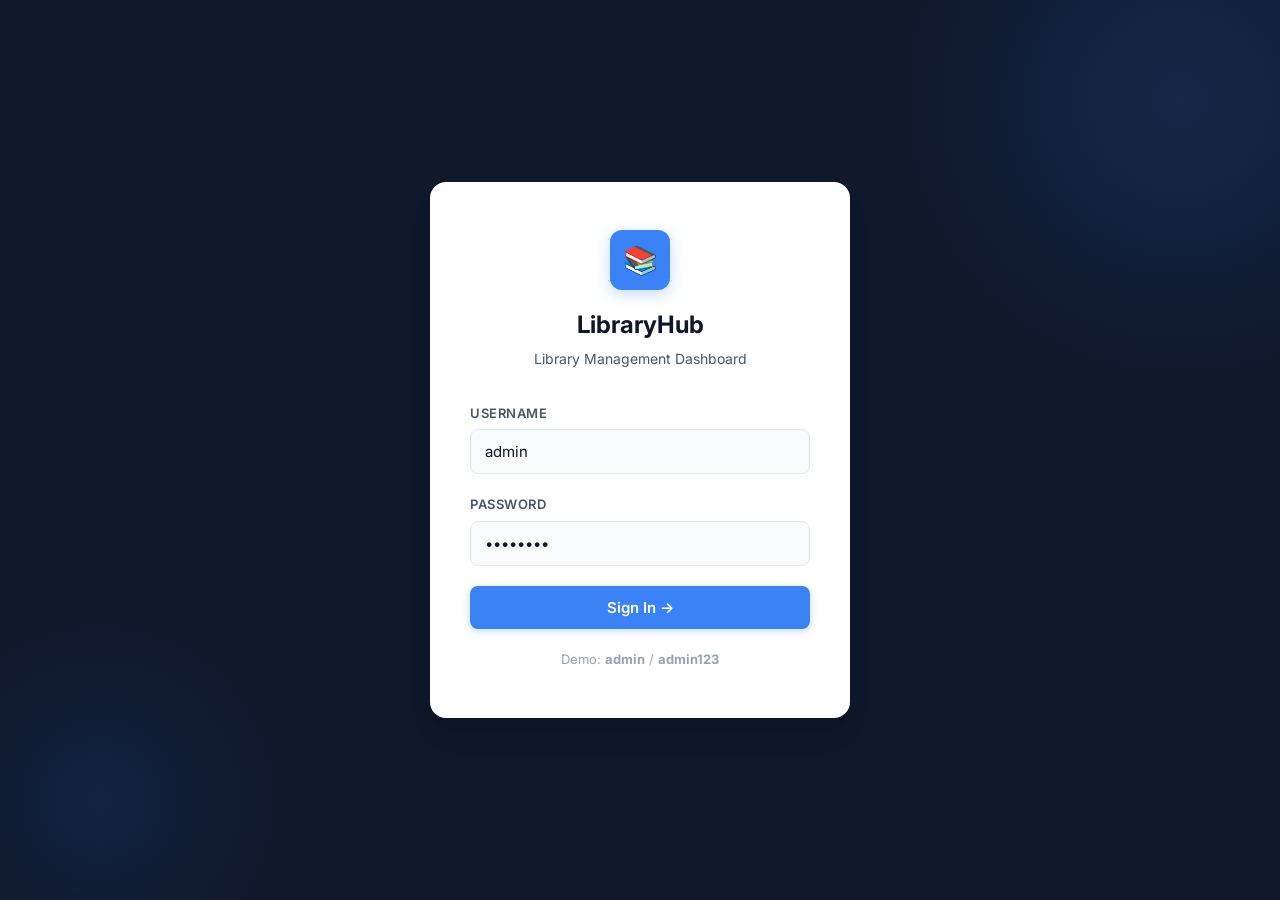
<file: index.html>
<!DOCTYPE html>
<html lang="en">

<head>
  <meta charset="UTF-8">
  <meta name="viewport" content="width=device-width, initial-scale=1.0">
  <title>Login — LibraryHub</title>
  <meta name="description" content="Sign in to the LibraryHub Management Dashboard">
  <link rel="stylesheet" href="css/style.css">
  <link rel="stylesheet" href="css/login.css">
</head>

<body>
  <div class="login-page">
    <div class="login-card">
      <div class="logo">
        <div class="logo-icon">📚</div>
        <h1>LibraryHub</h1>
        <p>Library Management Dashboard</p>
      </div>

      <form action="dashboard.html" method="get">
        <div class="form-group">
          <label for="username">Username</label>
          <input type="text" id="username" placeholder="Enter your username" value="admin" required>
        </div>
        <div class="form-group">
          <label for="password">Password</label>
          <input type="password" id="password" placeholder="Enter your password" value="admin123" required>
        </div>
        <button type="submit" class="btn btn-primary btn-block">
          Sign In →
        </button>
      </form>

      <p style="text-align:center; margin-top:20px; font-size:0.8125rem; color:var(--text-muted);">
        Demo: <strong>admin</strong> / <strong>admin123</strong>
      </p>
    </div>
  </div>
</body>

</html>
</file>
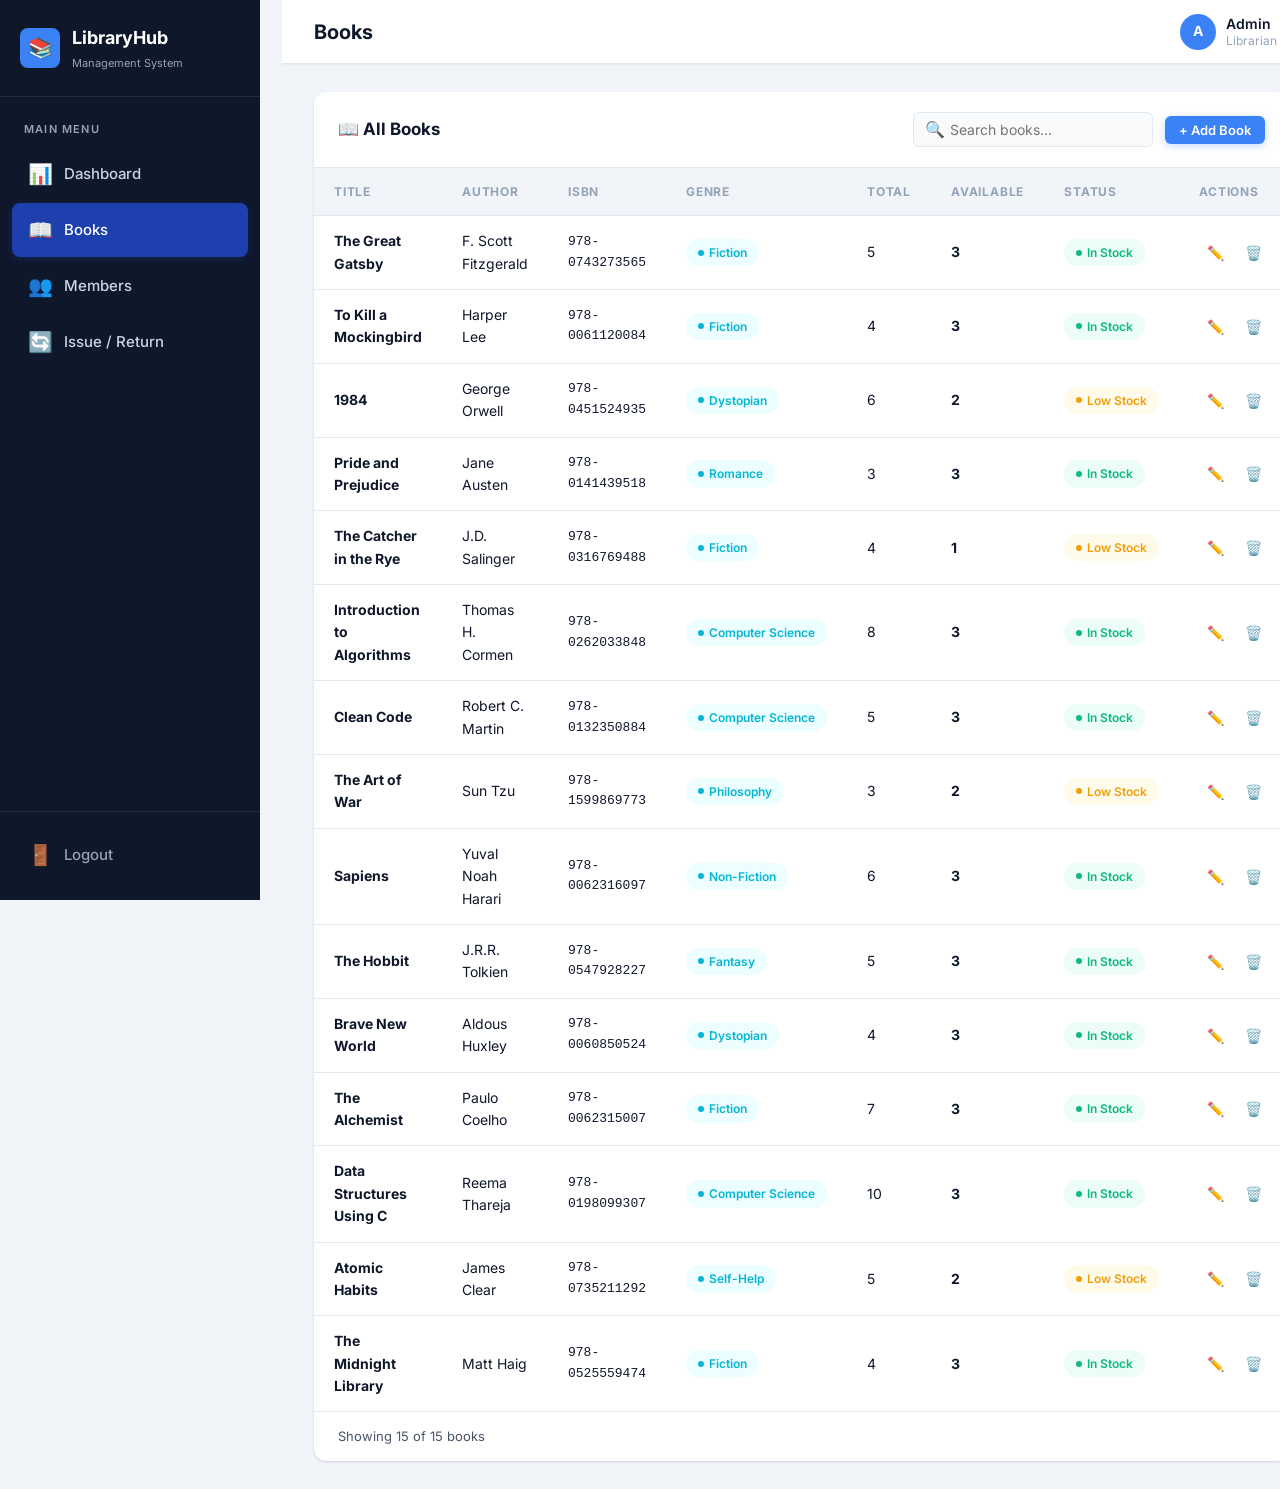
<file: books.html>
<!DOCTYPE html>
<html lang="en">

<head>
    <meta charset="UTF-8">
    <meta name="viewport" content="width=device-width, initial-scale=1.0">
    <title>Books — LibraryHub</title>
    <meta name="description" content="Manage library books — add, edit, delete, and search">
    <link rel="stylesheet" href="css/style.css">
    <link rel="stylesheet" href="css/books.css">
</head>

<body>
    <div class="app-layout">
=        <aside class="sidebar">
            <div class="sidebar-header">
                <div class="sidebar-logo">📚</div>
                <div>
                    <h2>LibraryHub</h2>
                    <span>Management System</span>
                </div>
            </div>
            <nav class="sidebar-nav">
                <div class="nav-section-title">Main Menu</div>
                <a href="dashboard.html" class="nav-item" data-page="dashboard.html">
                    <span class="nav-icon">📊</span> Dashboard
                </a>
                <a href="books.html" class="nav-item active" data-page="books.html">
                    <span class="nav-icon">📖</span> Books
                </a>
                <a href="members.html" class="nav-item" data-page="members.html">
                    <span class="nav-icon">👥</span> Members
                </a>
                <a href="issues.html" class="nav-item" data-page="issues.html">
                    <span class="nav-icon">🔄</span> Issue / Return
                </a>
            </nav>
            <div class="sidebar-footer">
                <a href="index.html" class="nav-item">
                    <span class="nav-icon">🚪</span> Logout
                </a>
            </div>
        </aside>
        <div class="sidebar-overlay"></div>

=        <main class="main-content">
            <header class="header">
                <div class="header-left">
                    <h1>Books</h1>
                </div>
                <div class="header-right">
                    <div class="user-profile">
                        <div class="user-avatar">A</div>
                        <div class="user-info">
                            <div class="user-name">Admin</div>
                            <div class="user-role">Librarian</div>
                        </div>
                    </div>
                </div>
            </header>

            <div class="page-content">
                <div class="table-card">
                    <div class="table-header">
                        <div>
                            <h3>📖 All Books</h3>
                        </div>
                        <div class="table-actions">
                            <div class="table-search">
                                <span class="search-icon">🔍</span>
                                <input type="text" id="bookSearch" placeholder="Search books...">
                            </div>
                            <button class="btn btn-primary btn-sm">+ Add Book</button>
                        </div>
                    </div>
                    <div style="overflow-x: auto;">
                        <table class="data-table">
                            <thead>
                                <tr>
                                    <th>Title</th>
                                    <th>Author</th>
                                    <th>ISBN</th>
                                    <th>Genre</th>
                                    <th>Total</th>
                                    <th>Available</th>
                                    <th>Status</th>
                                    <th>Actions</th>
                                </tr>
                            </thead>
                            <tbody>
                                <tr>
                                    <td><strong>The Great Gatsby</strong></td>
                                    <td>F. Scott Fitzgerald</td>
                                    <td style="font-family: monospace; font-size: 0.8125rem;">978-0743273565</td>
                                    <td><span class="badge badge-info">Fiction</span></td>
                                    <td>5</td>
                                    <td><strong>3</strong></td>
                                    <td><span class="badge badge-success">In Stock</span></td>
                                    <td>
                                        <div class="action-btns">
                                            <button class="action-btn edit" title="Edit">✏️</button>
                                            <button class="action-btn delete" title="Delete">🗑️</button>
                                        </div>
                                    </td>
                                </tr>
                                <tr>
                                    <td><strong>To Kill a Mockingbird</strong></td>
                                    <td>Harper Lee</td>
                                    <td style="font-family: monospace; font-size: 0.8125rem;">978-0061120084</td>
                                    <td><span class="badge badge-info">Fiction</span></td>
                                    <td>4</td>
                                    <td><strong>3</strong></td>
                                    <td><span class="badge badge-success">In Stock</span></td>
                                    <td>
                                        <div class="action-btns">
                                            <button class="action-btn edit" title="Edit">✏️</button>
                                            <button class="action-btn delete" title="Delete">🗑️</button>
                                        </div>
                                    </td>
                                </tr>
                                <tr>
                                    <td><strong>1984</strong></td>
                                    <td>George Orwell</td>
                                    <td style="font-family: monospace; font-size: 0.8125rem;">978-0451524935</td>
                                    <td><span class="badge badge-info">Dystopian</span></td>
                                    <td>6</td>
                                    <td><strong>2</strong></td>
                                    <td><span class="badge badge-warning">Low Stock</span></td>
                                    <td>
                                        <div class="action-btns">
                                            <button class="action-btn edit" title="Edit">✏️</button>
                                            <button class="action-btn delete" title="Delete">🗑️</button>
                                        </div>
                                    </td>
                                </tr>
                                <tr>
                                    <td><strong>Pride and Prejudice</strong></td>
                                    <td>Jane Austen</td>
                                    <td style="font-family: monospace; font-size: 0.8125rem;">978-0141439518</td>
                                    <td><span class="badge badge-info">Romance</span></td>
                                    <td>3</td>
                                    <td><strong>3</strong></td>
                                    <td><span class="badge badge-success">In Stock</span></td>
                                    <td>
                                        <div class="action-btns">
                                            <button class="action-btn edit" title="Edit">✏️</button>
                                            <button class="action-btn delete" title="Delete">🗑️</button>
                                        </div>
                                    </td>
                                </tr>
                                <tr>
                                    <td><strong>The Catcher in the Rye</strong></td>
                                    <td>J.D. Salinger</td>
                                    <td style="font-family: monospace; font-size: 0.8125rem;">978-0316769488</td>
                                    <td><span class="badge badge-info">Fiction</span></td>
                                    <td>4</td>
                                    <td><strong>1</strong></td>
                                    <td><span class="badge badge-warning">Low Stock</span></td>
                                    <td>
                                        <div class="action-btns">
                                            <button class="action-btn edit" title="Edit">✏️</button>
                                            <button class="action-btn delete" title="Delete">🗑️</button>
                                        </div>
                                    </td>
                                </tr>
                                <tr>
                                    <td><strong>Introduction to Algorithms</strong></td>
                                    <td>Thomas H. Cormen</td>
                                    <td style="font-family: monospace; font-size: 0.8125rem;">978-0262033848</td>
                                    <td><span class="badge badge-info">Computer Science</span></td>
                                    <td>8</td>
                                    <td><strong>3</strong></td>
                                    <td><span class="badge badge-success">In Stock</span></td>
                                    <td>
                                        <div class="action-btns">
                                            <button class="action-btn edit" title="Edit">✏️</button>
                                            <button class="action-btn delete" title="Delete">🗑️</button>
                                        </div>
                                    </td>
                                </tr>
                                <tr>
                                    <td><strong>Clean Code</strong></td>
                                    <td>Robert C. Martin</td>
                                    <td style="font-family: monospace; font-size: 0.8125rem;">978-0132350884</td>
                                    <td><span class="badge badge-info">Computer Science</span></td>
                                    <td>5</td>
                                    <td><strong>3</strong></td>
                                    <td><span class="badge badge-success">In Stock</span></td>
                                    <td>
                                        <div class="action-btns">
                                            <button class="action-btn edit" title="Edit">✏️</button>
                                            <button class="action-btn delete" title="Delete">🗑️</button>
                                        </div>
                                    </td>
                                </tr>
                                <tr>
                                    <td><strong>The Art of War</strong></td>
                                    <td>Sun Tzu</td>
                                    <td style="font-family: monospace; font-size: 0.8125rem;">978-1599869773</td>
                                    <td><span class="badge badge-info">Philosophy</span></td>
                                    <td>3</td>
                                    <td><strong>2</strong></td>
                                    <td><span class="badge badge-warning">Low Stock</span></td>
                                    <td>
                                        <div class="action-btns">
                                            <button class="action-btn edit" title="Edit">✏️</button>
                                            <button class="action-btn delete" title="Delete">🗑️</button>
                                        </div>
                                    </td>
                                </tr>
                                <tr>
                                    <td><strong>Sapiens</strong></td>
                                    <td>Yuval Noah Harari</td>
                                    <td style="font-family: monospace; font-size: 0.8125rem;">978-0062316097</td>
                                    <td><span class="badge badge-info">Non-Fiction</span></td>
                                    <td>6</td>
                                    <td><strong>3</strong></td>
                                    <td><span class="badge badge-success">In Stock</span></td>
                                    <td>
                                        <div class="action-btns">
                                            <button class="action-btn edit" title="Edit">✏️</button>
                                            <button class="action-btn delete" title="Delete">🗑️</button>
                                        </div>
                                    </td>
                                </tr>
                                <tr>
                                    <td><strong>The Hobbit</strong></td>
                                    <td>J.R.R. Tolkien</td>
                                    <td style="font-family: monospace; font-size: 0.8125rem;">978-0547928227</td>
                                    <td><span class="badge badge-info">Fantasy</span></td>
                                    <td>5</td>
                                    <td><strong>3</strong></td>
                                    <td><span class="badge badge-success">In Stock</span></td>
                                    <td>
                                        <div class="action-btns">
                                            <button class="action-btn edit" title="Edit">✏️</button>
                                            <button class="action-btn delete" title="Delete">🗑️</button>
                                        </div>
                                    </td>
                                </tr>
                                <tr>
                                    <td><strong>Brave New World</strong></td>
                                    <td>Aldous Huxley</td>
                                    <td style="font-family: monospace; font-size: 0.8125rem;">978-0060850524</td>
                                    <td><span class="badge badge-info">Dystopian</span></td>
                                    <td>4</td>
                                    <td><strong>3</strong></td>
                                    <td><span class="badge badge-success">In Stock</span></td>
                                    <td>
                                        <div class="action-btns">
                                            <button class="action-btn edit" title="Edit">✏️</button>
                                            <button class="action-btn delete" title="Delete">🗑️</button>
                                        </div>
                                    </td>
                                </tr>
                                <tr>
                                    <td><strong>The Alchemist</strong></td>
                                    <td>Paulo Coelho</td>
                                    <td style="font-family: monospace; font-size: 0.8125rem;">978-0062315007</td>
                                    <td><span class="badge badge-info">Fiction</span></td>
                                    <td>7</td>
                                    <td><strong>3</strong></td>
                                    <td><span class="badge badge-success">In Stock</span></td>
                                    <td>
                                        <div class="action-btns">
                                            <button class="action-btn edit" title="Edit">✏️</button>
                                            <button class="action-btn delete" title="Delete">🗑️</button>
                                        </div>
                                    </td>
                                </tr>
                                <tr>
                                    <td><strong>Data Structures Using C</strong></td>
                                    <td>Reema Thareja</td>
                                    <td style="font-family: monospace; font-size: 0.8125rem;">978-0198099307</td>
                                    <td><span class="badge badge-info">Computer Science</span></td>
                                    <td>10</td>
                                    <td><strong>3</strong></td>
                                    <td><span class="badge badge-success">In Stock</span></td>
                                    <td>
                                        <div class="action-btns">
                                            <button class="action-btn edit" title="Edit">✏️</button>
                                            <button class="action-btn delete" title="Delete">🗑️</button>
                                        </div>
                                    </td>
                                </tr>
                                <tr>
                                    <td><strong>Atomic Habits</strong></td>
                                    <td>James Clear</td>
                                    <td style="font-family: monospace; font-size: 0.8125rem;">978-0735211292</td>
                                    <td><span class="badge badge-info">Self-Help</span></td>
                                    <td>5</td>
                                    <td><strong>2</strong></td>
                                    <td><span class="badge badge-warning">Low Stock</span></td>
                                    <td>
                                        <div class="action-btns">
                                            <button class="action-btn edit" title="Edit">✏️</button>
                                            <button class="action-btn delete" title="Delete">🗑️</button>
                                        </div>
                                    </td>
                                </tr>
                                <tr>
                                    <td><strong>The Midnight Library</strong></td>
                                    <td>Matt Haig</td>
                                    <td style="font-family: monospace; font-size: 0.8125rem;">978-0525559474</td>
                                    <td><span class="badge badge-info">Fiction</span></td>
                                    <td>4</td>
                                    <td><strong>3</strong></td>
                                    <td><span class="badge badge-success">In Stock</span></td>
                                    <td>
                                        <div class="action-btns">
                                            <button class="action-btn edit" title="Edit">✏️</button>
                                            <button class="action-btn delete" title="Delete">🗑️</button>
                                        </div>
                                    </td>
                                </tr>
                            </tbody>
                        </table>
                    </div>
                    <div class="table-footer">
                        <span>Showing 15 of 15 books</span>
                    </div>
                </div>
            </div>
        </main>
    </div>

    <div class="modal-overlay" id="bookModal">
        <div class="modal">
            <div class="modal-header">
                <h3>Add New Book</h3>
                <button class="modal-close">✕</button>
            </div>
            <div class="modal-body">
                <form>
                    <div class="form-group">
                        <label for="bookTitle">Book Title</label>
                        <input type="text" id="bookTitle" placeholder="Enter book title">
                    </div>
                    <div class="form-row">
                        <div class="form-group">
                            <label for="bookAuthor">Author</label>
                            <input type="text" id="bookAuthor" placeholder="Author name">
                        </div>
                        <div class="form-group">
                            <label for="bookIsbn">ISBN</label>
                            <input type="text" id="bookIsbn" placeholder="978-XXXXXXXXXX">
                        </div>
                    </div>
                    <div class="form-row">
                        <div class="form-group">
                            <label for="bookGenre">Genre</label>
                            <select id="bookGenre">
                                <option value="Fiction">Fiction</option>
                                <option value="Non-Fiction">Non-Fiction</option>
                                <option value="Computer Science">Computer Science</option>
                                <option value="Dystopian">Dystopian</option>
                                <option value="Fantasy">Fantasy</option>
                                <option value="Romance">Romance</option>
                                <option value="Philosophy">Philosophy</option>
                                <option value="Self-Help">Self-Help</option>
                                <option value="Science">Science</option>
                                <option value="History">History</option>
                            </select>
                        </div>
                        <div class="form-group">
                            <label for="bookCopies">Total Copies</label>
                            <input type="number" id="bookCopies" min="1" value="1">
                        </div>
                    </div>
                </form>
            </div>
            <div class="modal-footer">
                <button class="btn btn-outline">Cancel</button>
                <button class="btn btn-primary">Save Book</button>
            </div>
        </div>
    </div>
</body>

</html>
</file>
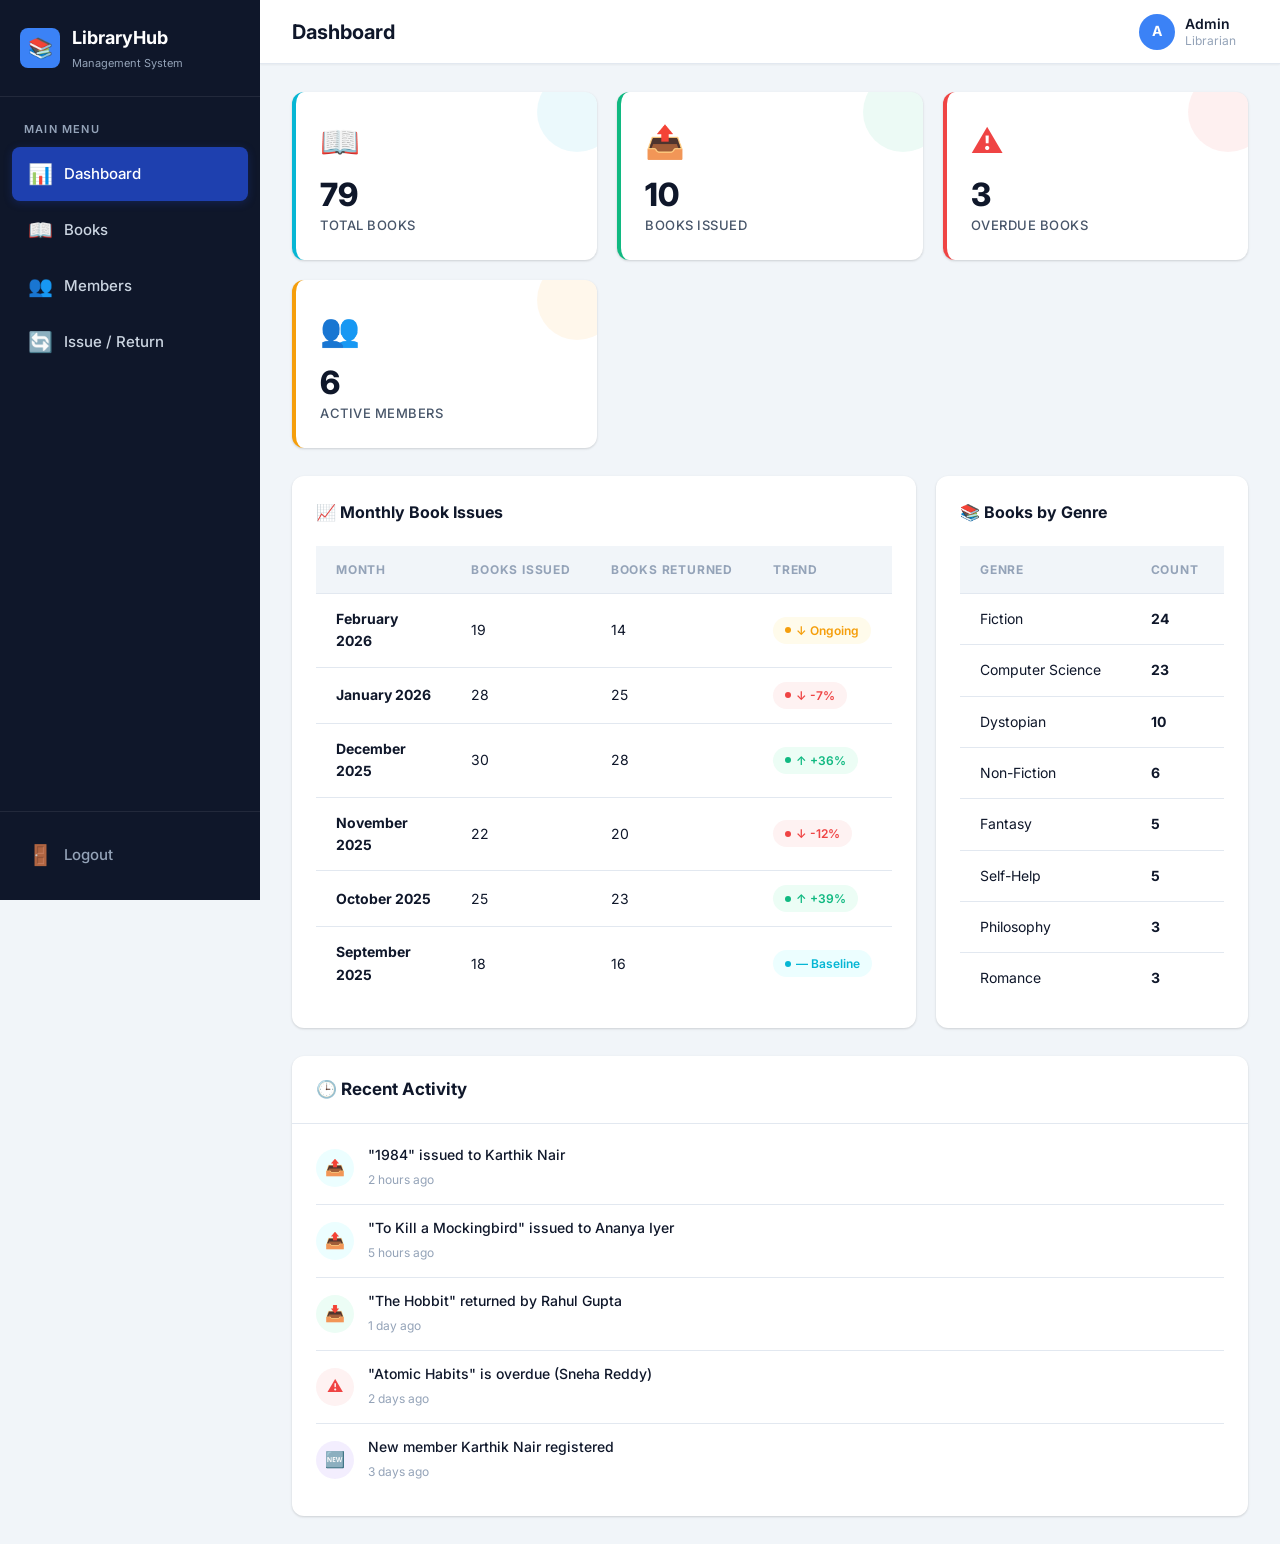
<file: dashboard.html>
<!DOCTYPE html>
<html lang="en">

<head>
    <meta charset="UTF-8">
    <meta name="viewport" content="width=device-width, initial-scale=1.0">
    <title>Dashboard — LibraryHub</title>
    <meta name="description" content="LibraryHub Dashboard — Overview of library statistics and activity">
    <link rel="stylesheet" href="css/style.css">
    <link rel="stylesheet" href="css/dashboard.css">
</head>

<body>
    <div class="app-layout">
        <aside class="sidebar">
            <div class="sidebar-header">
                <div class="sidebar-logo">📚</div>
                <div>
                    <h2>LibraryHub</h2>
                    <span>Management System</span>
                </div>
            </div>
            <nav class="sidebar-nav">
                <div class="nav-section-title">Main Menu</div>
                <a href="dashboard.html" class="nav-item active" data-page="dashboard.html">
                    <span class="nav-icon">📊</span> Dashboard
                </a>
                <a href="books.html" class="nav-item" data-page="books.html">
                    <span class="nav-icon">📖</span> Books
                </a>
                <a href="members.html" class="nav-item" data-page="members.html">
                    <span class="nav-icon">👥</span> Members
                </a>
                <a href="issues.html" class="nav-item" data-page="issues.html">
                    <span class="nav-icon">🔄</span> Issue / Return
                </a>
            </nav>
            <div class="sidebar-footer">
                <a href="index.html" class="nav-item">
                    <span class="nav-icon">🚪</span> Logout
                </a>
            </div>
        </aside>
        <div class="sidebar-overlay"></div>

       <main class="main-content">
            <header class="header">
                <div class="header-left">
                    <h1>Dashboard</h1>
                </div>
                <div class="header-right">
                    <div class="user-profile">
                        <div class="user-avatar">A</div>
                        <div class="user-info">
                            <div class="user-name">Admin</div>
                            <div class="user-role">Librarian</div>
                        </div>
                    </div>
                </div>
            </header>

            <div class="page-content">
                <div class="kpi-grid">
                    <div class="kpi-card info">
                        <div class="kpi-icon">📖</div>
                        <div class="kpi-value">79</div>
                        <div class="kpi-label">Total Books</div>
                    </div>
                    <div class="kpi-card success">
                        <div class="kpi-icon">📤</div>
                        <div class="kpi-value">10</div>
                        <div class="kpi-label">Books Issued</div>
                    </div>
                    <div class="kpi-card danger">
                        <div class="kpi-icon">⚠️</div>
                        <div class="kpi-value">3</div>
                        <div class="kpi-label">Overdue Books</div>
                    </div>
                    <div class="kpi-card warning">
                        <div class="kpi-icon">👥</div>
                        <div class="kpi-value">6</div>
                        <div class="kpi-label">Active Members</div>
                    </div>
                </div>

                <div class="charts-grid">
                    <div class="chart-card">
                        <h3>📈 Monthly Book Issues</h3>
                        <table class="data-table">
                            <thead>
                                <tr>
                                    <th>Month</th>
                                    <th>Books Issued</th>
                                    <th>Books Returned</th>
                                    <th>Trend</th>
                                </tr>
                            </thead>
                            <tbody>
                                <tr>
                                    <td><strong>February 2026</strong></td>
                                    <td>19</td>
                                    <td>14</td>
                                    <td><span class="badge badge-warning">↓ Ongoing</span></td>
                                </tr>
                                <tr>
                                    <td><strong>January 2026</strong></td>
                                    <td>28</td>
                                    <td>25</td>
                                    <td><span class="badge badge-danger">↓ -7%</span></td>
                                </tr>
                                <tr>
                                    <td><strong>December 2025</strong></td>
                                    <td>30</td>
                                    <td>28</td>
                                    <td><span class="badge badge-success">↑ +36%</span></td>
                                </tr>
                                <tr>
                                    <td><strong>November 2025</strong></td>
                                    <td>22</td>
                                    <td>20</td>
                                    <td><span class="badge badge-danger">↓ -12%</span></td>
                                </tr>
                                <tr>
                                    <td><strong>October 2025</strong></td>
                                    <td>25</td>
                                    <td>23</td>
                                    <td><span class="badge badge-success">↑ +39%</span></td>
                                </tr>
                                <tr>
                                    <td><strong>September 2025</strong></td>
                                    <td>18</td>
                                    <td>16</td>
                                    <td><span class="badge badge-info">— Baseline</span></td>
                                </tr>
                            </tbody>
                        </table>
                    </div>
                    <div class="chart-card">
                        <h3>📚 Books by Genre</h3>
                        <table class="data-table">
                            <thead>
                                <tr>
                                    <th>Genre</th>
                                    <th>Count</th>
                                </tr>
                            </thead>
                            <tbody>
                                <tr>
                                    <td>Fiction</td>
                                    <td><strong>24</strong></td>
                                </tr>
                                <tr>
                                    <td>Computer Science</td>
                                    <td><strong>23</strong></td>
                                </tr>
                                <tr>
                                    <td>Dystopian</td>
                                    <td><strong>10</strong></td>
                                </tr>
                                <tr>
                                    <td>Non-Fiction</td>
                                    <td><strong>6</strong></td>
                                </tr>
                                <tr>
                                    <td>Fantasy</td>
                                    <td><strong>5</strong></td>
                                </tr>
                                <tr>
                                    <td>Self-Help</td>
                                    <td><strong>5</strong></td>
                                </tr>
                                <tr>
                                    <td>Philosophy</td>
                                    <td><strong>3</strong></td>
                                </tr>
                                <tr>
                                    <td>Romance</td>
                                    <td><strong>3</strong></td>
                                </tr>
                            </tbody>
                        </table>
                    </div>
                </div>

                <div class="table-card">
                    <div class="table-header">
                        <h3>🕒 Recent Activity</h3>
                    </div>
                    <div style="padding: 8px 24px 20px;">
                        <div class="activity-item">
                            <div class="activity-icon issued">📤</div>
                            <div class="activity-text">
                                <p>"1984" issued to Karthik Nair</p>
                                <span>2 hours ago</span>
                            </div>
                        </div>
                        <div class="activity-item">
                            <div class="activity-icon issued">📤</div>
                            <div class="activity-text">
                                <p>"To Kill a Mockingbird" issued to Ananya Iyer</p>
                                <span>5 hours ago</span>
                            </div>
                        </div>
                        <div class="activity-item">
                            <div class="activity-icon returned">📥</div>
                            <div class="activity-text">
                                <p>"The Hobbit" returned by Rahul Gupta</p>
                                <span>1 day ago</span>
                            </div>
                        </div>
                        <div class="activity-item">
                            <div class="activity-icon overdue">⚠️</div>
                            <div class="activity-text">
                                <p>"Atomic Habits" is overdue (Sneha Reddy)</p>
                                <span>2 days ago</span>
                            </div>
                        </div>
                        <div class="activity-item">
                            <div class="activity-icon new-member">🆕</div>
                            <div class="activity-text">
                                <p>New member Karthik Nair registered</p>
                                <span>3 days ago</span>
                            </div>
                        </div>
                    </div>
                </div>
            </div>
        </main>
    </div>
</body>

</html>
</file>
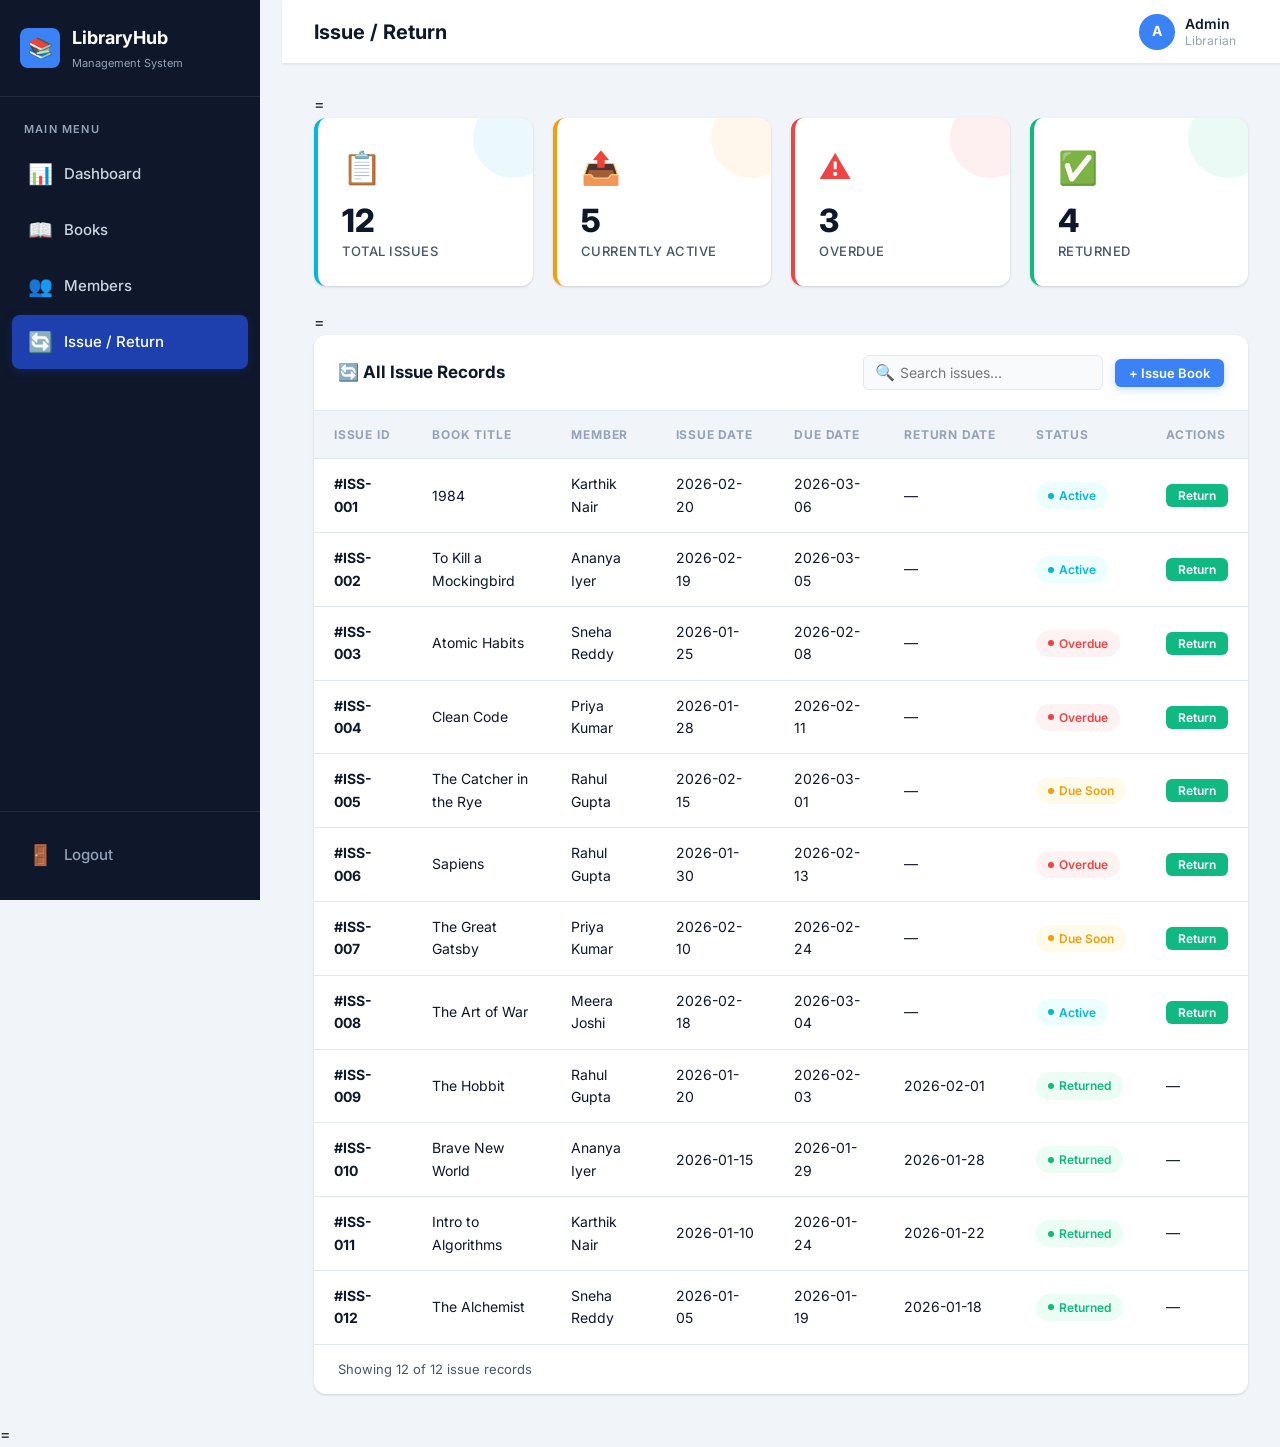
<file: issues.html>
<!DOCTYPE html>
<html lang="en">

<head>
    <meta charset="UTF-8">
    <meta name="viewport" content="width=device-width, initial-scale=1.0">
    <title>Issues — LibraryHub</title>
    <meta name="description" content="Issue and return books — track all borrowing activity">
    <link rel="stylesheet" href="css/style.css">
    <link rel="stylesheet" href="css/issues.css">
</head>

<body>
    <div class="app-layout">
=        <aside class="sidebar">
            <div class="sidebar-header">
                <div class="sidebar-logo">📚</div>
                <div>
                    <h2>LibraryHub</h2>
                    <span>Management System</span>
                </div>
            </div>
            <nav class="sidebar-nav">
                <div class="nav-section-title">Main Menu</div>
                <a href="dashboard.html" class="nav-item" data-page="dashboard.html">
                    <span class="nav-icon">📊</span> Dashboard
                </a>
                <a href="books.html" class="nav-item" data-page="books.html">
                    <span class="nav-icon">📖</span> Books
                </a>
                <a href="members.html" class="nav-item" data-page="members.html">
                    <span class="nav-icon">👥</span> Members
                </a>
                <a href="issues.html" class="nav-item active" data-page="issues.html">
                    <span class="nav-icon">🔄</span> Issue / Return
                </a>
            </nav>
            <div class="sidebar-footer">
                <a href="index.html" class="nav-item">
                    <span class="nav-icon">🚪</span> Logout
                </a>
            </div>
        </aside>
        <div class="sidebar-overlay"></div>

=        <main class="main-content">
            <header class="header">
                <div class="header-left">
                    <h1>Issue / Return</h1>
                </div>
                <div class="header-right">
                    <div class="user-profile">
                        <div class="user-avatar">A</div>
                        <div class="user-info">
                            <div class="user-name">Admin</div>
                            <div class="user-role">Librarian</div>
                        </div>
                    </div>
                </div>
            </header>

            <div class="page-content issues-page">
=                <div class="kpi-grid">
                    <div class="kpi-card info">
                        <div class="kpi-icon">📋</div>
                        <div class="kpi-value">12</div>
                        <div class="kpi-label">Total Issues</div>
                    </div>
                    <div class="kpi-card warning">
                        <div class="kpi-icon">📤</div>
                        <div class="kpi-value">5</div>
                        <div class="kpi-label">Currently Active</div>
                    </div>
                    <div class="kpi-card danger">
                        <div class="kpi-icon">⚠️</div>
                        <div class="kpi-value">3</div>
                        <div class="kpi-label">Overdue</div>
                    </div>
                    <div class="kpi-card success">
                        <div class="kpi-icon">✅</div>
                        <div class="kpi-value">4</div>
                        <div class="kpi-label">Returned</div>
                    </div>
                </div>

=                <div class="table-card">
                    <div class="table-header">
                        <div>
                            <h3>🔄 All Issue Records</h3>
                        </div>
                        <div class="table-actions">
                            <div class="table-search">
                                <span class="search-icon">🔍</span>
                                <input type="text" id="issueSearch" placeholder="Search issues...">
                            </div>
                            <button class="btn btn-primary btn-sm">+ Issue Book</button>
                        </div>
                    </div>
                    <div style="overflow-x: auto;">
                        <table class="data-table">
                            <thead>
                                <tr>
                                    <th>Issue ID</th>
                                    <th>Book Title</th>
                                    <th>Member</th>
                                    <th>Issue Date</th>
                                    <th>Due Date</th>
                                    <th>Return Date</th>
                                    <th>Status</th>
                                    <th>Actions</th>
                                </tr>
                            </thead>
                            <tbody>
                                <tr>
                                    <td><strong>#ISS-001</strong></td>
                                    <td>1984</td>
                                    <td>Karthik Nair</td>
                                    <td>2026-02-20</td>
                                    <td>2026-03-06</td>
                                    <td>—</td>
                                    <td><span class="badge badge-info">Active</span></td>
                                    <td>
                                        <button class="btn btn-success btn-sm return-btn">Return</button>
                                    </td>
                                </tr>
                                <tr>
                                    <td><strong>#ISS-002</strong></td>
                                    <td>To Kill a Mockingbird</td>
                                    <td>Ananya Iyer</td>
                                    <td>2026-02-19</td>
                                    <td>2026-03-05</td>
                                    <td>—</td>
                                    <td><span class="badge badge-info">Active</span></td>
                                    <td>
                                        <button class="btn btn-success btn-sm return-btn">Return</button>
                                    </td>
                                </tr>
                                <tr>
                                    <td><strong>#ISS-003</strong></td>
                                    <td>Atomic Habits</td>
                                    <td>Sneha Reddy</td>
                                    <td>2026-01-25</td>
                                    <td>2026-02-08</td>
                                    <td>—</td>
                                    <td><span class="badge badge-danger">Overdue</span></td>
                                    <td>
                                        <button class="btn btn-success btn-sm return-btn">Return</button>
                                    </td>
                                </tr>
                                <tr>
                                    <td><strong>#ISS-004</strong></td>
                                    <td>Clean Code</td>
                                    <td>Priya Kumar</td>
                                    <td>2026-01-28</td>
                                    <td>2026-02-11</td>
                                    <td>—</td>
                                    <td><span class="badge badge-danger">Overdue</span></td>
                                    <td>
                                        <button class="btn btn-success btn-sm return-btn">Return</button>
                                    </td>
                                </tr>
                                <tr>
                                    <td><strong>#ISS-005</strong></td>
                                    <td>The Catcher in the Rye</td>
                                    <td>Rahul Gupta</td>
                                    <td>2026-02-15</td>
                                    <td>2026-03-01</td>
                                    <td>—</td>
                                    <td><span class="badge badge-warning">Due Soon</span></td>
                                    <td>
                                        <button class="btn btn-success btn-sm return-btn">Return</button>
                                    </td>
                                </tr>
                                <tr>
                                    <td><strong>#ISS-006</strong></td>
                                    <td>Sapiens</td>
                                    <td>Rahul Gupta</td>
                                    <td>2026-01-30</td>
                                    <td>2026-02-13</td>
                                    <td>—</td>
                                    <td><span class="badge badge-danger">Overdue</span></td>
                                    <td>
                                        <button class="btn btn-success btn-sm return-btn">Return</button>
                                    </td>
                                </tr>
                                <tr>
                                    <td><strong>#ISS-007</strong></td>
                                    <td>The Great Gatsby</td>
                                    <td>Priya Kumar</td>
                                    <td>2026-02-10</td>
                                    <td>2026-02-24</td>
                                    <td>—</td>
                                    <td><span class="badge badge-warning">Due Soon</span></td>
                                    <td>
                                        <button class="btn btn-success btn-sm return-btn">Return</button>
                                    </td>
                                </tr>
                                <tr>
                                    <td><strong>#ISS-008</strong></td>
                                    <td>The Art of War</td>
                                    <td>Meera Joshi</td>
                                    <td>2026-02-18</td>
                                    <td>2026-03-04</td>
                                    <td>—</td>
                                    <td><span class="badge badge-info">Active</span></td>
                                    <td>
                                        <button class="btn btn-success btn-sm return-btn">Return</button>
                                    </td>
                                </tr>
                                <tr>
                                    <td><strong>#ISS-009</strong></td>
                                    <td>The Hobbit</td>
                                    <td>Rahul Gupta</td>
                                    <td>2026-01-20</td>
                                    <td>2026-02-03</td>
                                    <td>2026-02-01</td>
                                    <td><span class="badge badge-success">Returned</span></td>
                                    <td>—</td>
                                </tr>
                                <tr>
                                    <td><strong>#ISS-010</strong></td>
                                    <td>Brave New World</td>
                                    <td>Ananya Iyer</td>
                                    <td>2026-01-15</td>
                                    <td>2026-01-29</td>
                                    <td>2026-01-28</td>
                                    <td><span class="badge badge-success">Returned</span></td>
                                    <td>—</td>
                                </tr>
                                <tr>
                                    <td><strong>#ISS-011</strong></td>
                                    <td>Intro to Algorithms</td>
                                    <td>Karthik Nair</td>
                                    <td>2026-01-10</td>
                                    <td>2026-01-24</td>
                                    <td>2026-01-22</td>
                                    <td><span class="badge badge-success">Returned</span></td>
                                    <td>—</td>
                                </tr>
                                <tr>
                                    <td><strong>#ISS-012</strong></td>
                                    <td>The Alchemist</td>
                                    <td>Sneha Reddy</td>
                                    <td>2026-01-05</td>
                                    <td>2026-01-19</td>
                                    <td>2026-01-18</td>
                                    <td><span class="badge badge-success">Returned</span></td>
                                    <td>—</td>
                                </tr>
                            </tbody>
                        </table>
                    </div>
                    <div class="table-footer">
                        <span>Showing 12 of 12 issue records</span>
                    </div>
                </div>
            </div>
        </main>
    </div>

=    <div class="modal-overlay" id="issueModal">
        <div class="modal">
            <div class="modal-header">
                <h3>Issue a Book</h3>
                <button class="modal-close">✕</button>
            </div>
            <div class="modal-body">
                <form>
                    <div class="form-group">
                        <label for="issueBook">Select Book</label>
                        <select id="issueBook">
                            <option value="">— Choose a book —</option>
                            <option>The Great Gatsby</option>
                            <option>To Kill a Mockingbird</option>
                            <option>1984</option>
                            <option>Pride and Prejudice</option>
                            <option>The Hobbit</option>
                            <option>Brave New World</option>
                            <option>The Alchemist</option>
                            <option>Sapiens</option>
                            <option>Introduction to Algorithms</option>
                            <option>Atomic Habits</option>
                        </select>
                    </div>
                    <div class="form-group">
                        <label for="issueMember">Select Member</label>
                        <select id="issueMember">
                            <option value="">— Choose a member —</option>
                            <option>Rahul Gupta</option>
                            <option>Ananya Iyer</option>
                            <option>Sneha Reddy</option>
                            <option>Priya Kumar</option>
                            <option>Karthik Nair</option>
                            <option>Meera Joshi</option>
                        </select>
                    </div>
                    <div class="form-row">
                        <div class="form-group">
                            <label for="issueDate">Issue Date</label>
                            <input type="date" id="issueDate" value="2026-02-23">
                        </div>
                        <div class="form-group">
                            <label for="dueDate">Due Date</label>
                            <input type="date" id="dueDate" value="2026-03-09">
                        </div>
                    </div>
                </form>
            </div>
            <div class="modal-footer">
                <button class="btn btn-outline">Cancel</button>
                <button class="btn btn-primary">Issue Book</button>
            </div>
        </div>
    </div>
</body>

</html>
</file>
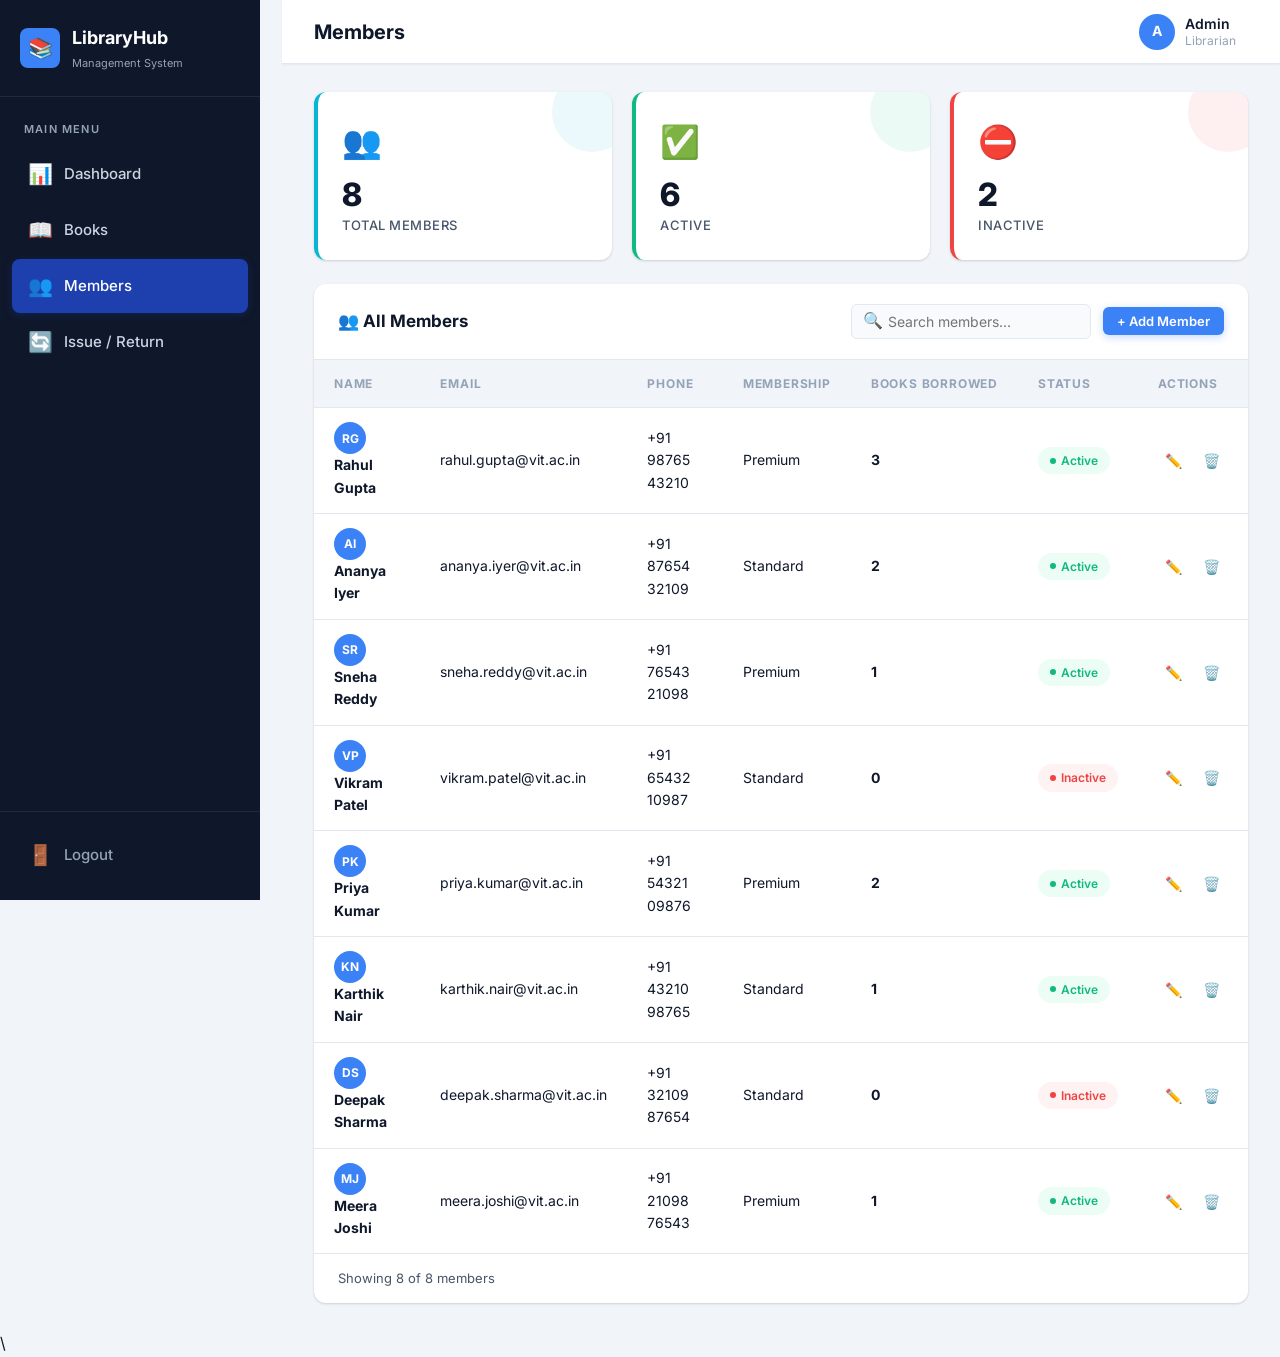
<file: members.html>
<!DOCTYPE html>
<html lang="en">

<head>
    <meta charset="UTF-8">
    <meta name="viewport" content="width=device-width, initial-scale=1.0">
    <title>Members — LibraryHub</title>
    <meta name="description" content="Manage library members — add, edit, and search members">
    <link rel="stylesheet" href="css/style.css">
    <link rel="stylesheet" href="css/members.css">
</head>

<body>
    <div class="app-layout">
=        <aside class="sidebar">
            <div class="sidebar-header">
                <div class="sidebar-logo">📚</div>
                <div>
                    <h2>LibraryHub</h2>
                    <span>Management System</span>
                </div>
            </div>
            <nav class="sidebar-nav">
                <div class="nav-section-title">Main Menu</div>
                <a href="dashboard.html" class="nav-item" data-page="dashboard.html">
                    <span class="nav-icon">📊</span> Dashboard
                </a>
                <a href="books.html" class="nav-item" data-page="books.html">
                    <span class="nav-icon">📖</span> Books
                </a>
                <a href="members.html" class="nav-item active" data-page="members.html">
                    <span class="nav-icon">👥</span> Members
                </a>
                <a href="issues.html" class="nav-item" data-page="issues.html">
                    <span class="nav-icon">🔄</span> Issue / Return
                </a>
            </nav>
            <div class="sidebar-footer">
                <a href="index.html" class="nav-item">
                    <span class="nav-icon">🚪</span> Logout
                </a>
            </div>
        </aside>
        <div class="sidebar-overlay"></div>

=        <main class="main-content">
            <header class="header">
                <div class="header-left">
                    <h1>Members</h1>
                </div>
                <div class="header-right">
                    <div class="user-profile">
                        <div class="user-avatar">A</div>
                        <div class="user-info">
                            <div class="user-name">Admin</div>
                            <div class="user-role">Librarian</div>
                        </div>
                    </div>
                </div>
            </header>

            <div class="page-content members-page">
                <div class="kpi-grid">
                    <div class="kpi-card info">
                        <div class="kpi-icon">👥</div>
                        <div class="kpi-value">8</div>
                        <div class="kpi-label">Total Members</div>
                    </div>
                    <div class="kpi-card success">
                        <div class="kpi-icon">✅</div>
                        <div class="kpi-value">6</div>
                        <div class="kpi-label">Active</div>
                    </div>
                    <div class="kpi-card danger">
                        <div class="kpi-icon">⛔</div>
                        <div class="kpi-value">2</div>
                        <div class="kpi-label">Inactive</div>
                    </div>
                </div>

                <div class="table-card">
                    <div class="table-header">
                        <div>
                            <h3>👥 All Members</h3>
                        </div>
                        <div class="table-actions">
                            <div class="table-search">
                                <span class="search-icon">🔍</span>
                                <input type="text" id="memberSearch" placeholder="Search members...">
                            </div>
                            <button class="btn btn-primary btn-sm">+ Add Member</button>
                        </div>
                    </div>
                    <div style="overflow-x: auto;">
                        <table class="data-table">
                            <thead>
                                <tr>
                                    <th>Name</th>
                                    <th>Email</th>
                                    <th>Phone</th>
                                    <th>Membership</th>
                                    <th>Books Borrowed</th>
                                    <th>Status</th>
                                    <th>Actions</th>
                                </tr>
                            </thead>
                            <tbody>
                                <tr>
                                    <td>
                                        <span class="member-avatar">RG</span>
                                        <strong>Rahul Gupta</strong>
                                    </td>
                                    <td>rahul.gupta@vit.ac.in</td>
                                    <td>+91 98765 43210</td>
                                    <td>Premium</td>
                                    <td><strong>3</strong></td>
                                    <td><span class="badge badge-success">Active</span></td>
                                    <td>
                                        <div class="action-btns">
                                            <button class="action-btn edit" title="Edit">✏️</button>
                                            <button class="action-btn delete" title="Delete">🗑️</button>
                                        </div>
                                    </td>
                                </tr>
                                <tr>
                                    <td>
                                        <span class="member-avatar">AI</span>
                                        <strong>Ananya Iyer</strong>
                                    </td>
                                    <td>ananya.iyer@vit.ac.in</td>
                                    <td>+91 87654 32109</td>
                                    <td>Standard</td>
                                    <td><strong>2</strong></td>
                                    <td><span class="badge badge-success">Active</span></td>
                                    <td>
                                        <div class="action-btns">
                                            <button class="action-btn edit" title="Edit">✏️</button>
                                            <button class="action-btn delete" title="Delete">🗑️</button>
                                        </div>
                                    </td>
                                </tr>
                                <tr>
                                    <td>
                                        <span class="member-avatar">SR</span>
                                        <strong>Sneha Reddy</strong>
                                    </td>
                                    <td>sneha.reddy@vit.ac.in</td>
                                    <td>+91 76543 21098</td>
                                    <td>Premium</td>
                                    <td><strong>1</strong></td>
                                    <td><span class="badge badge-success">Active</span></td>
                                    <td>
                                        <div class="action-btns">
                                            <button class="action-btn edit" title="Edit">✏️</button>
                                            <button class="action-btn delete" title="Delete">🗑️</button>
                                        </div>
                                    </td>
                                </tr>
                                <tr>
                                    <td>
                                        <span class="member-avatar">VP</span>
                                        <strong>Vikram Patel</strong>
                                    </td>
                                    <td>vikram.patel@vit.ac.in</td>
                                    <td>+91 65432 10987</td>
                                    <td>Standard</td>
                                    <td><strong>0</strong></td>
                                    <td><span class="badge badge-danger">Inactive</span></td>
                                    <td>
                                        <div class="action-btns">
                                            <button class="action-btn edit" title="Edit">✏️</button>
                                            <button class="action-btn delete" title="Delete">🗑️</button>
                                        </div>
                                    </td>
                                </tr>
                                <tr>
                                    <td>
                                        <span class="member-avatar">PK</span>
                                        <strong>Priya Kumar</strong>
                                    </td>
                                    <td>priya.kumar@vit.ac.in</td>
                                    <td>+91 54321 09876</td>
                                    <td>Premium</td>
                                    <td><strong>2</strong></td>
                                    <td><span class="badge badge-success">Active</span></td>
                                    <td>
                                        <div class="action-btns">
                                            <button class="action-btn edit" title="Edit">✏️</button>
                                            <button class="action-btn delete" title="Delete">🗑️</button>
                                        </div>
                                    </td>
                                </tr>
                                <tr>
                                    <td>
                                        <span class="member-avatar">KN</span>
                                        <strong>Karthik Nair</strong>
                                    </td>
                                    <td>karthik.nair@vit.ac.in</td>
                                    <td>+91 43210 98765</td>
                                    <td>Standard</td>
                                    <td><strong>1</strong></td>
                                    <td><span class="badge badge-success">Active</span></td>
                                    <td>
                                        <div class="action-btns">
                                            <button class="action-btn edit" title="Edit">✏️</button>
                                            <button class="action-btn delete" title="Delete">🗑️</button>
                                        </div>
                                    </td>
                                </tr>
                                <tr>
                                    <td>
                                        <span class="member-avatar">DS</span>
                                        <strong>Deepak Sharma</strong>
                                    </td>
                                    <td>deepak.sharma@vit.ac.in</td>
                                    <td>+91 32109 87654</td>
                                    <td>Standard</td>
                                    <td><strong>0</strong></td>
                                    <td><span class="badge badge-danger">Inactive</span></td>
                                    <td>
                                        <div class="action-btns">
                                            <button class="action-btn edit" title="Edit">✏️</button>
                                            <button class="action-btn delete" title="Delete">🗑️</button>
                                        </div>
                                    </td>
                                </tr>
                                <tr>
                                    <td>
                                        <span class="member-avatar">MJ</span>
                                        <strong>Meera Joshi</strong>
                                    </td>
                                    <td>meera.joshi@vit.ac.in</td>
                                    <td>+91 21098 76543</td>
                                    <td>Premium</td>
                                    <td><strong>1</strong></td>
                                    <td><span class="badge badge-success">Active</span></td>
                                    <td>
                                        <div class="action-btns">
                                            <button class="action-btn edit" title="Edit">✏️</button>
                                            <button class="action-btn delete" title="Delete">🗑️</button>
                                        </div>
                                    </td>
                                </tr>
                            </tbody>
                        </table>
                    </div>
                    <div class="table-footer">
                        <span>Showing 8 of 8 members</span>
                    </div>
                </div>
            </div>
        </main>
    </div>

\
</file>
<file: css/style.css>
@import url('https://fonts.googleapis.com/css2?family=Inter:wght@300;400;500;600;700;800&display=swap');

:root {
  --sidebar-width: 260px;
  --header-height: 64px;

  --primary: #3b82f6;
  --primary-dark: #2563eb;
  --primary-light: #60a5fa;
  --accent: #8b5cf6;

  --bg-body: #f1f5f9;
  --bg-card: #ffffff;
  --bg-sidebar: #0f172a;
  --bg-sidebar-hover: #1e293b;
  --bg-sidebar-active: #1e40af;
  --bg-header: #ffffff;
  --bg-input: #f8fafc;
  --bg-modal-overlay: rgba(15, 23, 42, 0.6);

  --text-primary: #0f172a;
  --text-secondary: #475569;
  --text-muted: #94a3b8;
  --text-sidebar: #cbd5e1;
  --text-sidebar-active: #ffffff;
  --text-white: #ffffff;

  --border: #e2e8f0;
  --border-focus: #3b82f6;

  --success: #10b981;
  --success-bg: #ecfdf5;
  --warning: #f59e0b;
  --warning-bg: #fffbeb;
  --danger: #ef4444;
  --danger-bg: #fef2f2;
  --info: #06b6d4;
  --info-bg: #ecfeff;

  --shadow-sm: 0 1px 2px rgba(0, 0, 0, 0.05);
  --shadow: 0 1px 3px rgba(0, 0, 0, 0.1), 0 1px 2px rgba(0, 0, 0, 0.06);
  --shadow-md: 0 4px 6px -1px rgba(0, 0, 0, 0.1), 0 2px 4px -1px rgba(0, 0, 0, 0.06);
  --shadow-lg: 0 10px 15px -3px rgba(0, 0, 0, 0.1), 0 4px 6px -2px rgba(0, 0, 0, 0.05);
  --shadow-xl: 0 20px 25px -5px rgba(0, 0, 0, 0.1), 0 10px 10px -5px rgba(0, 0, 0, 0.04);

  --radius-sm: 6px;
  --radius: 8px;
  --radius-md: 12px;
  --radius-lg: 16px;

  --transition: all 0.2s ease;
}

*,
*::before,
*::after {
  margin: 0;
  padding: 0;
  box-sizing: border-box;
}

html {
  font-size: 16px;
  scroll-behavior: smooth;
}

body {
  font-family: 'Inter', -apple-system, BlinkMacSystemFont, sans-serif;
  background: var(--bg-body);
  color: var(--text-primary);
  line-height: 1.6;
  min-height: 100vh;
}

a {
  text-decoration: none;
  color: inherit;
}

ul {
  list-style: none;
}

img {
  max-width: 100%;
  display: block;
}

button {
  cursor: pointer;
  font-family: inherit;
}

input,
select,
textarea {
  font-family: inherit;
}

.form-group {
  margin-bottom: 20px;
}

.form-group label {
  display: block;
  font-size: 0.8125rem;
  font-weight: 600;
  color: var(--text-secondary);
  margin-bottom: 6px;
  text-transform: uppercase;
  letter-spacing: 0.5px;
}

.form-group input,
.form-group select,
.form-group textarea {
  width: 100%;
  padding: 12px 14px;
  border: 1.5px solid var(--border);
  border-radius: var(--radius);
  font-size: 0.9375rem;
  background: var(--bg-input);
  color: var(--text-primary);
  transition: var(--transition);
  outline: none;
}

.form-group input:focus,
.form-group select:focus,
.form-group textarea:focus {
  border-color: var(--border-focus);
  box-shadow: 0 0 0 3px rgba(59, 130, 246, 0.1);
  background: #fff;
}

.form-group input::placeholder {
  color: var(--text-muted);
}

.form-row {
  display: grid;
  grid-template-columns: 1fr 1fr;
  gap: 16px;
}

.btn {
  display: inline-flex;
  align-items: center;
  justify-content: center;
  gap: 8px;
  padding: 12px 24px;
  border: none;
  border-radius: var(--radius);
  font-size: 0.9375rem;
  font-weight: 600;
  cursor: pointer;
  transition: var(--transition);
  white-space: nowrap;
}

.btn-primary {
  background: var(--primary);
  color: var(--text-white);
  box-shadow: 0 2px 8px rgba(59, 130, 246, 0.3);
}

.btn-primary:hover {
  transform: translateY(-1px);
  box-shadow: 0 4px 12px rgba(59, 130, 246, 0.4);
}

.btn-success {
  background: var(--success);
  color: var(--text-white);
}

.btn-success:hover {
  transform: translateY(-1px);
  box-shadow: 0 4px 12px rgba(16, 185, 129, 0.3);
}

.btn-danger {
  background: var(--danger);
  color: var(--text-white);
}

.btn-danger:hover {
  transform: translateY(-1px);
  box-shadow: 0 4px 12px rgba(239, 68, 68, 0.3);
}

.btn-outline {
  background: transparent;
  color: var(--text-secondary);
  border: 1.5px solid var(--border);
}

.btn-outline:hover {
  background: var(--bg-body);
  border-color: var(--text-muted);
}

.btn-sm {
  padding: 6px 14px;
  font-size: 0.8125rem;
  border-radius: var(--radius-sm);
}

.btn-block {
  width: 100%;
}

.app-layout {
  display: flex;
  min-height: 100vh;
}

.sidebar {
  width: var(--sidebar-width);
  background: var(--bg-sidebar);
  color: var(--text-sidebar);
  position: fixed;
  top: 0;
  left: 0;
  height: 100vh;
  display: flex;
  flex-direction: column;
  z-index: 100;
  transition: transform 0.3s ease;
}

.sidebar-header {
  padding: 24px 20px;
  border-bottom: 1px solid rgba(255, 255, 255, 0.08);
  display: flex;
  align-items: center;
  gap: 12px;
}

.sidebar-header .sidebar-logo {
  width: 40px;
  height: 40px;
  background: var(--primary);
  border-radius: var(--radius);
  display: flex;
  align-items: center;
  justify-content: center;
  font-size: 20px;
  flex-shrink: 0;
}

.sidebar-header h2 {
  font-size: 1.125rem;
  font-weight: 700;
  color: var(--text-white);
  white-space: nowrap;
}

.sidebar-header span {
  font-size: 0.6875rem;
  color: var(--text-muted);
  display: block;
  margin-top: 2px;
}

.sidebar-nav {
  flex: 1;
  padding: 16px 12px;
  overflow-y: auto;
}

.nav-section-title {
  font-size: 0.6875rem;
  text-transform: uppercase;
  letter-spacing: 1.2px;
  color: var(--text-muted);
  padding: 8px 12px 8px;
  font-weight: 600;
}

.nav-item {
  display: flex;
  align-items: center;
  gap: 12px;
  padding: 11px 16px;
  border-radius: var(--radius);
  color: var(--text-sidebar);
  font-size: 0.9375rem;
  font-weight: 500;
  transition: var(--transition);
  margin-bottom: 2px;
}

.nav-item:hover {
  background: var(--bg-sidebar-hover);
  color: var(--text-white);
}

.nav-item.active {
  background: var(--bg-sidebar-active);
  color: var(--text-white);
  box-shadow: 0 2px 8px rgba(30, 64, 175, 0.3);
}

.nav-item .nav-icon {
  font-size: 1.25rem;
  width: 24px;
  text-align: center;
  flex-shrink: 0;
}

.sidebar-footer {
  padding: 16px 12px;
  border-top: 1px solid rgba(255, 255, 255, 0.08);
}

.sidebar-footer .nav-item {
  color: var(--text-muted);
}

.sidebar-footer .nav-item:hover {
  color: var(--danger);
  background: rgba(239, 68, 68, 0.1);
}

.main-content {
  flex: 1;
  margin-left: var(--sidebar-width);
  display: flex;
  flex-direction: column;
  min-height: 100vh;
}

.header {
  height: var(--header-height);
  background: var(--bg-header);
  border-bottom: 1px solid var(--border);
  display: flex;
  align-items: center;
  justify-content: space-between;
  padding: 0 32px;
  position: sticky;
  top: 0;
  z-index: 50;
  box-shadow: var(--shadow-sm);
}

.header-left {
  display: flex;
  align-items: center;
  gap: 16px;
}

.hamburger {
  display: none;
  background: none;
  border: none;
  font-size: 1.5rem;
  color: var(--text-secondary);
  cursor: pointer;
  padding: 4px;
}

.header-left h1 {
  font-size: 1.25rem;
  font-weight: 700;
  color: var(--text-primary);
}

.header-right {
  display: flex;
  align-items: center;
  gap: 16px;
}

.user-profile {
  display: flex;
  align-items: center;
  gap: 10px;
  padding: 6px 12px;
  border-radius: var(--radius);
  transition: var(--transition);
  cursor: pointer;
}

.user-profile:hover {
  background: var(--bg-body);
}

.user-avatar {
  width: 36px;
  height: 36px;
  border-radius: 50%;
  background: var(--primary);
  display: flex;
  align-items: center;
  justify-content: center;
  color: white;
  font-weight: 700;
  font-size: 0.875rem;
}

.user-info {
  line-height: 1.3;
}

.user-info .user-name {
  font-size: 0.875rem;
  font-weight: 600;
  color: var(--text-primary);
}

.user-info .user-role {
  font-size: 0.75rem;
  color: var(--text-muted);
}

.page-content {
  flex: 1;
  padding: 28px 32px;
}

.page-header {
  display: flex;
  align-items: center;
  justify-content: space-between;
  margin-bottom: 28px;
  flex-wrap: wrap;
  gap: 16px;
}

.page-header h2 {
  font-size: 1.5rem;
  font-weight: 700;
  color: var(--text-primary);
}

.page-header p {
  color: var(--text-secondary);
  font-size: 0.875rem;
  margin-top: 4px;
}

.table-card {
  background: var(--bg-card);
  border-radius: var(--radius-md);
  box-shadow: var(--shadow);
  overflow: hidden;
}

.table-header {
  display: flex;
  align-items: center;
  justify-content: space-between;
  padding: 20px 24px;
  border-bottom: 1px solid var(--border);
  flex-wrap: wrap;
  gap: 12px;
}

.table-header h3 {
  font-size: 1.0625rem;
  font-weight: 700;
}

.table-actions {
  display: flex;
  align-items: center;
  gap: 12px;
}

.table-search {
  position: relative;
}

.table-search input {
  padding: 8px 14px 8px 36px;
  border: 1.5px solid var(--border);
  border-radius: var(--radius-sm);
  font-size: 0.875rem;
  width: 240px;
  background: var(--bg-input);
  transition: var(--transition);
  outline: none;
}

.table-search input:focus {
  border-color: var(--primary);
  background: #fff;
}

.table-search .search-icon {
  position: absolute;
  left: 12px;
  top: 50%;
  transform: translateY(-50%);
  color: var(--text-muted);
}

.data-table {
  width: 100%;
  border-collapse: collapse;
}

.data-table thead th {
  padding: 14px 20px;
  text-align: left;
  font-size: 0.75rem;
  font-weight: 700;
  color: var(--text-muted);
  text-transform: uppercase;
  letter-spacing: 0.8px;
  background: var(--bg-body);
  border-bottom: 1px solid var(--border);
  white-space: nowrap;
}

.data-table tbody td {
  padding: 14px 20px;
  font-size: 0.875rem;
  color: var(--text-primary);
  border-bottom: 1px solid var(--border);
  vertical-align: middle;
}

.data-table tbody tr {
  transition: var(--transition);
}

.data-table tbody tr:hover {
  background: rgba(59, 130, 246, 0.03);
}

.data-table tbody tr:last-child td {
  border-bottom: none;
}

.table-footer {
  display: flex;
  align-items: center;
  justify-content: space-between;
  padding: 14px 24px;
  border-top: 1px solid var(--border);
  font-size: 0.8125rem;
  color: var(--text-secondary);
}

.badge {
  display: inline-flex;
  align-items: center;
  gap: 5px;
  padding: 4px 12px;
  border-radius: 20px;
  font-size: 0.75rem;
  font-weight: 600;
  white-space: nowrap;
}

.badge-success {
  background: var(--success-bg);
  color: var(--success);
}

.badge-warning {
  background: var(--warning-bg);
  color: var(--warning);
}

.badge-danger {
  background: var(--danger-bg);
  color: var(--danger);
}

.badge-info {
  background: var(--info-bg);
  color: var(--info);
}

.badge-secondary {
  background: #f1f5f9;
  color: var(--text-muted);
}

.badge::before {
  content: '';
  width: 6px;
  height: 6px;
  border-radius: 50%;
  background: currentColor;
}

.action-btns {
  display: flex;
  gap: 6px;
}

.action-btn {
  width: 32px;
  height: 32px;
  border: none;
  border-radius: var(--radius-sm);
  display: inline-flex;
  align-items: center;
  justify-content: center;
  font-size: 0.875rem;
  cursor: pointer;
  transition: var(--transition);
  background: transparent;
  color: var(--text-muted);
}

.action-btn:hover {
  background: var(--bg-body);
}

.action-btn.edit:hover {
  color: var(--primary);
  background: rgba(59, 130, 246, 0.08);
}

.action-btn.delete:hover {
  color: var(--danger);
  background: rgba(239, 68, 68, 0.08);
}

.action-btn.return:hover {
  color: var(--success);
  background: rgba(16, 185, 129, 0.08);
}

.modal-overlay {
  position: fixed;
  top: 0;
  left: 0;
  right: 0;
  bottom: 0;
  background: var(--bg-modal-overlay);
  display: none;
  align-items: center;
  justify-content: center;
  z-index: 1000;
  padding: 20px;
  backdrop-filter: blur(4px);
  animation: fadeIn 0.2s ease;
}

.modal-overlay.active {
  display: flex;
}

.modal {
  background: var(--bg-card);
  border-radius: var(--radius-lg);
  width: 100%;
  max-width: 520px;
  max-height: 90vh;
  overflow-y: auto;
  box-shadow: var(--shadow-xl);
  animation: slideUp 0.3s ease;
}

.modal-header {
  display: flex;
  align-items: center;
  justify-content: space-between;
  padding: 24px 28px 0;
}

.modal-header h3 {
  font-size: 1.25rem;
  font-weight: 700;
}

.modal-close {
  width: 32px;
  height: 32px;
  border: none;
  border-radius: 50%;
  background: var(--bg-body);
  color: var(--text-secondary);
  font-size: 1.125rem;
  cursor: pointer;
  display: flex;
  align-items: center;
  justify-content: center;
  transition: var(--transition);
}

.modal-close:hover {
  background: var(--danger-bg);
  color: var(--danger);
}

.modal-body {
  padding: 24px 28px;
}

.modal-footer {
  padding: 0 28px 24px;
  display: flex;
  gap: 12px;
  justify-content: flex-end;
}

.empty-state {
  text-align: center;
  padding: 60px 20px;
  color: var(--text-muted);
}

.empty-state .empty-icon {
  font-size: 3rem;
  margin-bottom: 16px;
}

.empty-state h3 {
  font-size: 1.125rem;
  font-weight: 600;
  color: var(--text-secondary);
  margin-bottom: 8px;
}

@keyframes fadeIn {
  from {
    opacity: 0;
  }

  to {
    opacity: 1;
  }
}

@keyframes fadeInUp {
  from {
    opacity: 0;
    transform: translateY(20px);
  }

  to {
    opacity: 1;
    transform: translateY(0);
  }
}

@keyframes slideUp {
  from {
    opacity: 0;
    transform: translateY(30px) scale(0.97);
  }

  to {
    opacity: 1;
    transform: translateY(0) scale(1);
  }
}

@media (max-width: 768px) {
  .sidebar {
    transform: translateX(-100%);
  }

  .sidebar.open {
    transform: translateX(0);
    box-shadow: var(--shadow-xl);
  }

  .main-content {
    margin-left: 0;
  }

  .hamburger {
    display: block;
  }

  .header {
    padding: 0 16px;
  }

  .page-content {
    padding: 20px 16px;
  }

  .table-header {
    flex-direction: column;
    align-items: flex-start;
  }

  .table-search input {
    width: 100%;
  }

  .form-row {
    grid-template-columns: 1fr;
  }

  .user-info {
    display: none;
  }

  .data-table {
    font-size: 0.8125rem;
  }

  .data-table thead th,
  .data-table tbody td {
    padding: 10px 12px;
  }
}

.sidebar-overlay {
  display: none;
  position: fixed;
  top: 0;
  left: 0;
  right: 0;
  bottom: 0;
  background: rgba(0, 0, 0, 0.4);
  z-index: 99;
}

.sidebar-overlay.active {
  display: block;
}

::-webkit-scrollbar {
  width: 6px;
}

::-webkit-scrollbar-track {
  background: transparent;
}

::-webkit-scrollbar-thumb {
  background: var(--text-muted);
  border-radius: 3px;
}

::-webkit-scrollbar-thumb:hover {
  background: var(--text-secondary);
}
</file>
<file: css/login.css>
.login-page {
    min-height: 100vh;
    display: flex;
    align-items: center;
    justify-content: center;
    background: #0f172a;
    position: relative;
    overflow: hidden;
}

.login-page::before {
    content: '';
    position: absolute;
    width: 600px;
    height: 600px;
    background: radial-gradient(circle, rgba(59, 130, 246, 0.15) 0%, transparent 70%);
    top: -200px;
    right: -200px;
    border-radius: 50%;
}

.login-page::after {
    content: '';
    position: absolute;
    width: 400px;
    height: 400px;
    background: radial-gradient(circle, rgba(59, 130, 246, 0.1) 0%, transparent 70%);
    bottom: -100px;
    left: -100px;
    border-radius: 50%;
}

.login-card {
    background: var(--bg-card);
    border-radius: var(--radius-lg);
    padding: 48px 40px;
    width: 100%;
    max-width: 420px;
    box-shadow: var(--shadow-xl);
    position: relative;
    z-index: 1;
    animation: fadeInUp 0.6s ease;
}

.login-card .logo {
    text-align: center;
    margin-bottom: 32px;
}

.login-card .logo .logo-icon {
    width: 60px;
    height: 60px;
    background: var(--primary);
    border-radius: var(--radius-md);
    display: inline-flex;
    align-items: center;
    justify-content: center;
    font-size: 28px;
    margin-bottom: 16px;
    box-shadow: 0 4px 15px rgba(59, 130, 246, 0.3);
}

.login-card .logo h1 {
    font-size: 1.5rem;
    font-weight: 700;
    color: var(--text-primary);
}

.login-card .logo p {
    color: var(--text-secondary);
    font-size: 0.875rem;
    margin-top: 4px;
}

.login-error {
    background: var(--danger-bg);
    color: var(--danger);
    padding: 10px 14px;
    border-radius: var(--radius-sm);
    font-size: 0.8125rem;
    margin-bottom: 16px;
    display: none;
    border-left: 3px solid var(--danger);
}
</file>
<file: css/books.css>
.books-page .table-card {
    animation: fadeInUp 0.4s ease;
}

.isbn-cell {
    font-family: 'Courier New', monospace;
    font-size: 0.8125rem;
    color: var(--text-secondary);
    letter-spacing: 0.3px;
}

.genre-badge {
    display: inline-flex;
    align-items: center;
    padding: 4px 12px;
    border-radius: 20px;
    font-size: 0.75rem;
    font-weight: 600;
    white-space: nowrap;
    background: var(--info-bg);
    color: var(--info);
}

.stock-indicator {
    display: flex;
    align-items: center;
    gap: 6px;
}

.stock-indicator .stock-bar {
    width: 40px;
    height: 4px;
    border-radius: 2px;
    background: var(--border);
    overflow: hidden;
}

.stock-indicator .stock-bar .stock-fill {
    height: 100%;
    border-radius: 2px;
    transition: width 0.3s ease;
}

.stock-fill.high {
    background: var(--success);
}

.stock-fill.medium {
    background: var(--warning);
}

.stock-fill.low {
    background: var(--danger);
}

#bookModal .form-group select {
    cursor: pointer;
}

#bookModal .form-group input[type="number"] {
    width: 100%;
}
</file>
<file: css/dashboard.css>
.kpi-grid {
    display: grid;
    grid-template-columns: repeat(auto-fit, minmax(240px, 1fr));
    gap: 20px;
    margin-bottom: 28px;
}

.kpi-card {
    background: var(--bg-card);
    border-radius: var(--radius-md);
    padding: 24px;
    box-shadow: var(--shadow);
    border-left: 4px solid var(--primary);
    transition: var(--transition);
    position: relative;
    overflow: hidden;
}

.kpi-card::after {
    content: '';
    position: absolute;
    top: -20px;
    right: -20px;
    width: 80px;
    height: 80px;
    border-radius: 50%;
    opacity: 0.08;
    background: currentColor;
}

.kpi-card:hover {
    transform: translateY(-2px);
    box-shadow: var(--shadow-md);
}

.kpi-card.success {
    border-left-color: var(--success);
    color: var(--success);
}

.kpi-card.warning {
    border-left-color: var(--warning);
    color: var(--warning);
}

.kpi-card.danger {
    border-left-color: var(--danger);
    color: var(--danger);
}

.kpi-card.info {
    border-left-color: var(--info);
    color: var(--info);
}

.kpi-card .kpi-icon {
    font-size: 2rem;
    margin-bottom: 12px;
}

.kpi-card .kpi-value {
    font-size: 2rem;
    font-weight: 800;
    color: var(--text-primary);
    line-height: 1;
    margin-bottom: 4px;
}

.kpi-card .kpi-label {
    font-size: 0.8125rem;
    font-weight: 500;
    color: var(--text-secondary);
    text-transform: uppercase;
    letter-spacing: 0.5px;
}

.charts-grid {
    display: grid;
    grid-template-columns: 2fr 1fr;
    gap: 20px;
    margin-bottom: 28px;
}

.chart-card {
    background: var(--bg-card);
    border-radius: var(--radius-md);
    padding: 24px;
    box-shadow: var(--shadow);
}

.chart-card h3 {
    font-size: 1rem;
    font-weight: 700;
    color: var(--text-primary);
    margin-bottom: 20px;
}

.chart-container {
    position: relative;
    height: 280px;
}

.activity-item {
    display: flex;
    align-items: center;
    gap: 14px;
    padding: 12px 0;
    border-bottom: 1px solid var(--border);
}

.activity-item:last-child {
    border-bottom: none;
}

.activity-icon {
    width: 38px;
    height: 38px;
    border-radius: 50%;
    display: flex;
    align-items: center;
    justify-content: center;
    font-size: 1rem;
    flex-shrink: 0;
}

.activity-icon.issued {
    background: var(--info-bg);
    color: var(--info);
}

.activity-icon.returned {
    background: var(--success-bg);
    color: var(--success);
}

.activity-icon.overdue {
    background: var(--danger-bg);
    color: var(--danger);
}

.activity-icon.new-member {
    background: rgba(139, 92, 246, 0.1);
    color: var(--accent);
}

.activity-text {
    flex: 1;
}

.activity-text p {
    font-size: 0.875rem;
    color: var(--text-primary);
    font-weight: 500;
}

.activity-text span {
    font-size: 0.75rem;
    color: var(--text-muted);
}

@media (max-width: 1024px) {
    .charts-grid {
        grid-template-columns: 1fr;
    }
}

@media (max-width: 768px) {
    .kpi-grid {
        grid-template-columns: repeat(auto-fit, minmax(180px, 1fr));
        gap: 12px;
    }
}
</file>
<file: css/issues.css>
.issues-page .table-card {
    animation: fadeInUp 0.4s ease;
}

.issues-page .kpi-grid {
    display: grid;
    grid-template-columns: repeat(auto-fit, minmax(200px, 1fr));
    gap: 20px;
    margin-bottom: 24px;
}

.issues-page .kpi-card {
    background: var(--bg-card);
    border-radius: var(--radius-md);
    padding: 24px;
    box-shadow: var(--shadow);
    border-left: 4px solid var(--primary);
    transition: var(--transition);
    position: relative;
    overflow: hidden;
}

.issues-page .kpi-card::after {
    content: '';
    position: absolute;
    top: -20px;
    right: -20px;
    width: 80px;
    height: 80px;
    border-radius: 50%;
    opacity: 0.08;
    background: currentColor;
}

.issues-page .kpi-card:hover {
    transform: translateY(-2px);
    box-shadow: var(--shadow-md);
}

.issues-page .kpi-card.info {
    border-left-color: var(--info);
    color: var(--info);
}

.issues-page .kpi-card.success {
    border-left-color: var(--success);
    color: var(--success);
}

.issues-page .kpi-card.danger {
    border-left-color: var(--danger);
    color: var(--danger);
}

.issues-page .kpi-card.warning {
    border-left-color: var(--warning);
    color: var(--warning);
}

.issues-page .kpi-card .kpi-icon {
    font-size: 2rem;
    margin-bottom: 12px;
}

.issues-page .kpi-card .kpi-value {
    font-size: 2rem;
    font-weight: 800;
    color: var(--text-primary);
    line-height: 1;
    margin-bottom: 4px;
}

.issues-page .kpi-card .kpi-label {
    font-size: 0.8125rem;
    font-weight: 500;
    color: var(--text-secondary);
    text-transform: uppercase;
    letter-spacing: 0.5px;
}

.filter-tabs {
    display: flex;
    gap: 8px;
    margin-bottom: 16px;
    flex-wrap: wrap;
}

.filter-tabs .btn.active {
    background: var(--primary);
    color: var(--text-white);
    border-color: var(--primary);
}

.issues-page tr.overdue-row {
    background: rgba(239, 68, 68, 0.03);
}

.return-btn {
    font-size: 0.75rem;
    padding: 4px 12px;
}

#issueModal select {
    cursor: pointer;
}

#issueModal input[type="date"] {
    cursor: pointer;
}

@media (max-width: 768px) {
    .issues-page .kpi-grid {
        grid-template-columns: 1fr 1fr;
        gap: 12px;
    }

    .filter-tabs {
        gap: 6px;
    }

    .filter-tabs .btn {
        font-size: 0.75rem;
        padding: 4px 10px;
    }
}
</file>
<file: css/members.css>
.members-page .table-card {
    animation: fadeInUp 0.4s ease;
}

.members-page .kpi-grid {
    display: grid;
    grid-template-columns: repeat(auto-fit, minmax(200px, 1fr));
    gap: 20px;
    margin-bottom: 24px;
}

.members-page .kpi-card {
    background: var(--bg-card);
    border-radius: var(--radius-md);
    padding: 24px;
    box-shadow: var(--shadow);
    border-left: 4px solid var(--primary);
    transition: var(--transition);
    position: relative;
    overflow: hidden;
}

.members-page .kpi-card::after {
    content: '';
    position: absolute;
    top: -20px;
    right: -20px;
    width: 80px;
    height: 80px;
    border-radius: 50%;
    opacity: 0.08;
    background: currentColor;
}

.members-page .kpi-card:hover {
    transform: translateY(-2px);
    box-shadow: var(--shadow-md);
}

.members-page .kpi-card.info {
    border-left-color: var(--info);
    color: var(--info);
}

.members-page .kpi-card.success {
    border-left-color: var(--success);
    color: var(--success);
}

.members-page .kpi-card.danger {
    border-left-color: var(--danger);
    color: var(--danger);
}

.members-page .kpi-card .kpi-icon {
    font-size: 2rem;
    margin-bottom: 12px;
}

.members-page .kpi-card .kpi-value {
    font-size: 2rem;
    font-weight: 800;
    color: var(--text-primary);
    line-height: 1;
    margin-bottom: 4px;
}

.members-page .kpi-card .kpi-label {
    font-size: 0.8125rem;
    font-weight: 500;
    color: var(--text-secondary);
    text-transform: uppercase;
    letter-spacing: 0.5px;
}

.member-avatar {
    width: 32px;
    height: 32px;
    border-radius: 50%;
    background: var(--primary);
    display: inline-flex;
    align-items: center;
    justify-content: center;
    color: white;
    font-weight: 700;
    font-size: 0.75rem;
    margin-right: 10px;
    vertical-align: middle;
}

#memberModal .form-group select {
    cursor: pointer;
}

@media (max-width: 768px) {
    .members-page .kpi-grid {
        grid-template-columns: 1fr 1fr;
        gap: 12px;
    }
}
</file>
